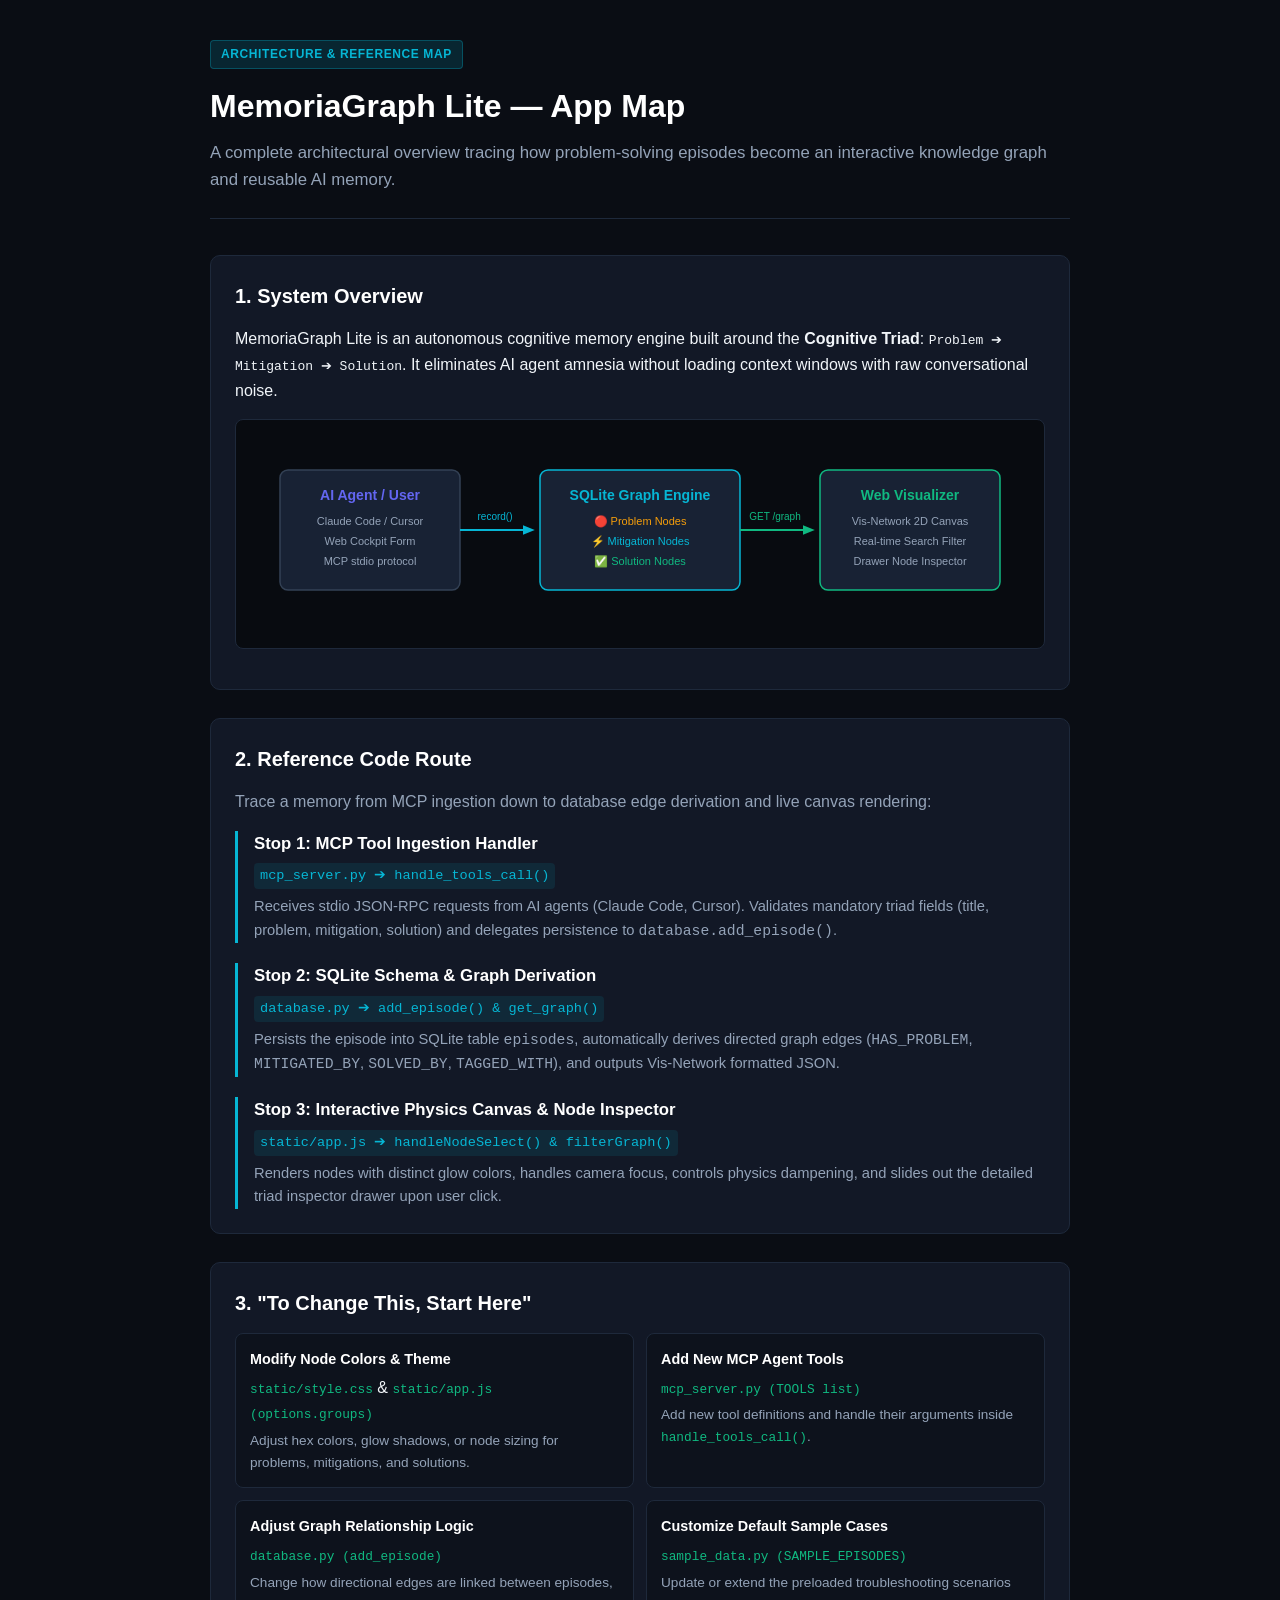
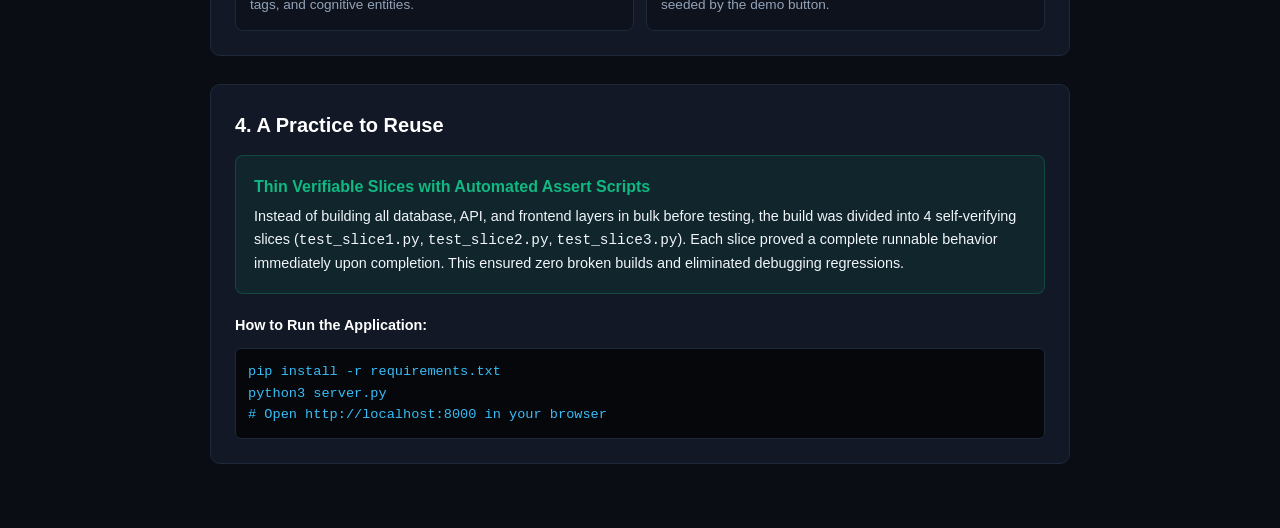
<file: devpost/app-map.html>
<!DOCTYPE html>
<html lang="en">
<head>
  <meta charset="UTF-8">
  <meta name="viewport" content="width=device-width, initial-scale=1.0">
  <title>MemoriaGraph Lite — App Map & Architectural Tour</title>
  <style>
    :root {
      --bg: #0a0d14;
      --card-bg: #121826;
      --border: #1e293b;
      --text: #f1f5f9;
      --muted: #94a3b8;
      --dim: #64748b;
      --cyan: #06b6d4;
      --emerald: #10b981;
      --amber: #f59e0b;
      --indigo: #6366f1;
    }
    * { box-sizing: border-box; margin: 0; padding: 0; }
    body {
      background: var(--bg);
      color: var(--text);
      font-family: -apple-system, BlinkMacSystemFont, "Segoe UI", Roboto, Helvetica, Arial, sans-serif;
      line-height: 1.6;
      padding: 40px 20px;
    }
    .container {
      max-width: 860px;
      margin: 0 auto;
    }
    header {
      margin-bottom: 36px;
      border-bottom: 1px solid var(--border);
      padding-bottom: 24px;
    }
    .badge {
      display: inline-block;
      font-size: 0.75rem;
      font-weight: 700;
      letter-spacing: 0.05em;
      text-transform: uppercase;
      padding: 4px 10px;
      border-radius: 4px;
      background: rgba(6, 182, 212, 0.15);
      border: 1px solid rgba(6, 182, 212, 0.3);
      color: var(--cyan);
      margin-bottom: 12px;
    }
    h1 { font-size: 2rem; font-weight: 800; margin-bottom: 8px; color: #fff; }
    p.lead { font-size: 1.05rem; color: var(--muted); }
    
    .section-card {
      background: var(--card-bg);
      border: 1px solid var(--border);
      border-radius: 10px;
      padding: 24px;
      margin-bottom: 28px;
    }
    h2 { font-size: 1.25rem; font-weight: 700; margin-bottom: 14px; color: #fff; display: flex; align-items: center; gap: 8px; }
    
    /* Diagram */
    .diagram-wrap {
      background: #080b10;
      border: 1px solid var(--border);
      border-radius: 8px;
      padding: 20px;
      margin: 16px 0;
      overflow-x: auto;
      text-align: center;
    }
    svg text { font-family: -apple-system, BlinkMacSystemFont, "Segoe UI", Roboto, sans-serif; }
    
    /* Tour Stops */
    .route-stop {
      border-left: 3px solid var(--cyan);
      padding-left: 16px;
      margin-bottom: 20px;
    }
    .route-stop:last-child { margin-bottom: 0; }
    .route-stop h3 { font-size: 1.05rem; color: #fff; margin-bottom: 4px; }
    .route-stop code.path {
      font-family: monospace;
      font-size: 0.85rem;
      color: var(--cyan);
      background: rgba(6, 182, 212, 0.1);
      padding: 2px 6px;
      border-radius: 4px;
      display: inline-block;
      margin-bottom: 6px;
    }
    .route-stop p { font-size: 0.92rem; color: var(--muted); }
    
    /* Change Points */
    .change-grid {
      display: grid;
      grid-template-columns: 1fr;
      gap: 12px;
    }
    @media (min-width: 640px) {
      .change-grid { grid-template-columns: 1fr 1fr; }
    }
    .change-item {
      background: #0d121c;
      border: 1px solid var(--border);
      border-radius: 8px;
      padding: 14px;
    }
    .change-item strong { display: block; font-size: 0.9rem; color: #fff; margin-bottom: 4px; }
    .change-item code { font-family: monospace; font-size: 0.8rem; color: var(--emerald); }
    .change-item p { font-size: 0.85rem; color: var(--muted); margin-top: 4px; }
    
    /* Practice Callout */
    .practice-box {
      background: rgba(16, 185, 129, 0.08);
      border: 1px solid rgba(16, 185, 129, 0.25);
      border-radius: 8px;
      padding: 18px;
      margin-top: 14px;
    }
    .practice-box h3 { color: var(--emerald); font-size: 1rem; margin-bottom: 6px; }
    .practice-box p { font-size: 0.9rem; color: var(--text); }

    .run-box {
      background: #05070a;
      border: 1px solid var(--border);
      border-radius: 6px;
      padding: 12px;
      font-family: monospace;
      font-size: 0.85rem;
      color: #38bdf8;
      margin-top: 10px;
    }
  </style>
</head>
<body>
  <div class="container">
    <header>
      <span class="badge">Architecture & Reference Map</span>
      <h1>MemoriaGraph Lite — App Map</h1>
      <p class="lead">A complete architectural overview tracing how problem-solving episodes become an interactive knowledge graph and reusable AI memory.</p>
    </header>

    <!-- Overview -->
    <section class="section-card">
      <h2>1. System Overview</h2>
      <p>MemoriaGraph Lite is an autonomous cognitive memory engine built around the <strong>Cognitive Triad</strong>: <code>Problem ➔ Mitigation ➔ Solution</code>. It eliminates AI agent amnesia without loading context windows with raw conversational noise.</p>
      
      <div class="diagram-wrap">
        <svg viewBox="0 0 740 180" width="100%" height="180" xmlns="http://www.w3.org/2000/svg">
          <!-- Background Boxes -->
          <rect x="10" y="30" width="180" height="120" rx="8" fill="#182234" stroke="#334155" stroke-width="1.5" />
          <text x="100" y="60" text-anchor="middle" fill="#6366f1" font-weight="700" font-size="14">AI Agent / User</text>
          <text x="100" y="85" text-anchor="middle" fill="#94a3b8" font-size="11">Claude Code / Cursor</text>
          <text x="100" y="105" text-anchor="middle" fill="#94a3b8" font-size="11">Web Cockpit Form</text>
          <text x="100" y="125" text-anchor="middle" fill="#94a3b8" font-size="11">MCP stdio protocol</text>

          <!-- Arrow 1 -->
          <path d="M 190 90 L 260 90" stroke="#06b6d4" stroke-width="2" marker-end="url(#arrow)" fill="none" />
          <text x="225" y="80" text-anchor="middle" fill="#06b6d4" font-size="10">record()</text>

          <!-- Box 2: Engine -->
          <rect x="270" y="30" width="200" height="120" rx="8" fill="#182234" stroke="#06b6d4" stroke-width="1.5" />
          <text x="370" y="60" text-anchor="middle" fill="#06b6d4" font-weight="700" font-size="14">SQLite Graph Engine</text>
          <text x="370" y="85" text-anchor="middle" fill="#f59e0b" font-size="11">🔴 Problem Nodes</text>
          <text x="370" y="105" text-anchor="middle" fill="#06b6d4" font-size="11">⚡ Mitigation Nodes</text>
          <text x="370" y="125" text-anchor="middle" fill="#10b981" font-size="11">✅ Solution Nodes</text>

          <!-- Arrow 2 -->
          <path d="M 470 90 L 540 90" stroke="#10b981" stroke-width="2" marker-end="url(#arrow-emerald)" fill="none" />
          <text x="505" y="80" text-anchor="middle" fill="#10b981" font-size="10">GET /graph</text>

          <!-- Box 3: Visualizer -->
          <rect x="550" y="30" width="180" height="120" rx="8" fill="#182234" stroke="#10b981" stroke-width="1.5" />
          <text x="640" y="60" text-anchor="middle" fill="#10b981" font-weight="700" font-size="14">Web Visualizer</text>
          <text x="640" y="85" text-anchor="middle" fill="#94a3b8" font-size="11">Vis-Network 2D Canvas</text>
          <text x="640" y="105" text-anchor="middle" fill="#94a3b8" font-size="11">Real-time Search Filter</text>
          <text x="640" y="125" text-anchor="middle" fill="#94a3b8" font-size="11">Drawer Node Inspector</text>

          <defs>
            <marker id="arrow" viewBox="0 0 10 10" refX="6" refY="5" markerWidth="6" markerHeight="6" orient="auto-start-reverse">
              <path d="M 0 1 L 10 5 L 0 9 z" fill="#06b6d4" />
            </marker>
            <marker id="arrow-emerald" viewBox="0 0 10 10" refX="6" refY="5" markerWidth="6" markerHeight="6" orient="auto-start-reverse">
              <path d="M 0 1 L 10 5 L 0 9 z" fill="#10b981" />
            </marker>
          </defs>
        </svg>
      </div>
    </section>

    <!-- Tour Stops -->
    <section class="section-card">
      <h2>2. Reference Code Route</h2>
      <p style="color: var(--muted); margin-bottom: 16px;">Trace a memory from MCP ingestion down to database edge derivation and live canvas rendering:</p>

      <div class="route-stop">
        <h3>Stop 1: MCP Tool Ingestion Handler</h3>
        <code class="path">mcp_server.py ➔ handle_tools_call()</code>
        <p>Receives stdio JSON-RPC requests from AI agents (Claude Code, Cursor). Validates mandatory triad fields (title, problem, mitigation, solution) and delegates persistence to <code>database.add_episode()</code>.</p>
      </div>

      <div class="route-stop">
        <h3>Stop 2: SQLite Schema & Graph Derivation</h3>
        <code class="path">database.py ➔ add_episode() & get_graph()</code>
        <p>Persists the episode into SQLite table <code>episodes</code>, automatically derives directed graph edges (<code>HAS_PROBLEM</code>, <code>MITIGATED_BY</code>, <code>SOLVED_BY</code>, <code>TAGGED_WITH</code>), and outputs Vis-Network formatted JSON.</p>
      </div>

      <div class="route-stop">
        <h3>Stop 3: Interactive Physics Canvas & Node Inspector</h3>
        <code class="path">static/app.js ➔ handleNodeSelect() & filterGraph()</code>
        <p>Renders nodes with distinct glow colors, handles camera focus, controls physics dampening, and slides out the detailed triad inspector drawer upon user click.</p>
      </div>
    </section>

    <!-- Modification Guide -->
    <section class="section-card">
      <h2>3. "To Change This, Start Here"</h2>
      <div class="change-grid">
        <div class="change-item">
          <strong>Modify Node Colors & Theme</strong>
          <code>static/style.css</code> & <code>static/app.js (options.groups)</code>
          <p>Adjust hex colors, glow shadows, or node sizing for problems, mitigations, and solutions.</p>
        </div>
        <div class="change-item">
          <strong>Add New MCP Agent Tools</strong>
          <code>mcp_server.py (TOOLS list)</code>
          <p>Add new tool definitions and handle their arguments inside <code>handle_tools_call()</code>.</p>
        </div>
        <div class="change-item">
          <strong>Adjust Graph Relationship Logic</strong>
          <code>database.py (add_episode)</code>
          <p>Change how directional edges are linked between episodes, tags, and cognitive entities.</p>
        </div>
        <div class="change-item">
          <strong>Customize Default Sample Cases</strong>
          <code>sample_data.py (SAMPLE_EPISODES)</code>
          <p>Update or extend the preloaded troubleshooting scenarios seeded by the demo button.</p>
        </div>
      </div>
    </section>

    <!-- Reusable Practice -->
    <section class="section-card">
      <h2>4. A Practice to Reuse</h2>
      <div class="practice-box">
        <h3>Thin Verifiable Slices with Automated Assert Scripts</h3>
        <p>Instead of building all database, API, and frontend layers in bulk before testing, the build was divided into 4 self-verifying slices (<code>test_slice1.py</code>, <code>test_slice2.py</code>, <code>test_slice3.py</code>). Each slice proved a complete runnable behavior immediately upon completion. This ensured zero broken builds and eliminated debugging regressions.</p>
      </div>

      <div style="margin-top: 18px;">
        <strong style="color: #fff; font-size: 0.9rem;">How to Run the Application:</strong>
        <div class="run-box">
          pip install -r requirements.txt<br>
          python3 server.py<br>
          # Open http://localhost:8000 in your browser
        </div>
      </div>
    </section>
  </div>
</body>
</html>
</file>
